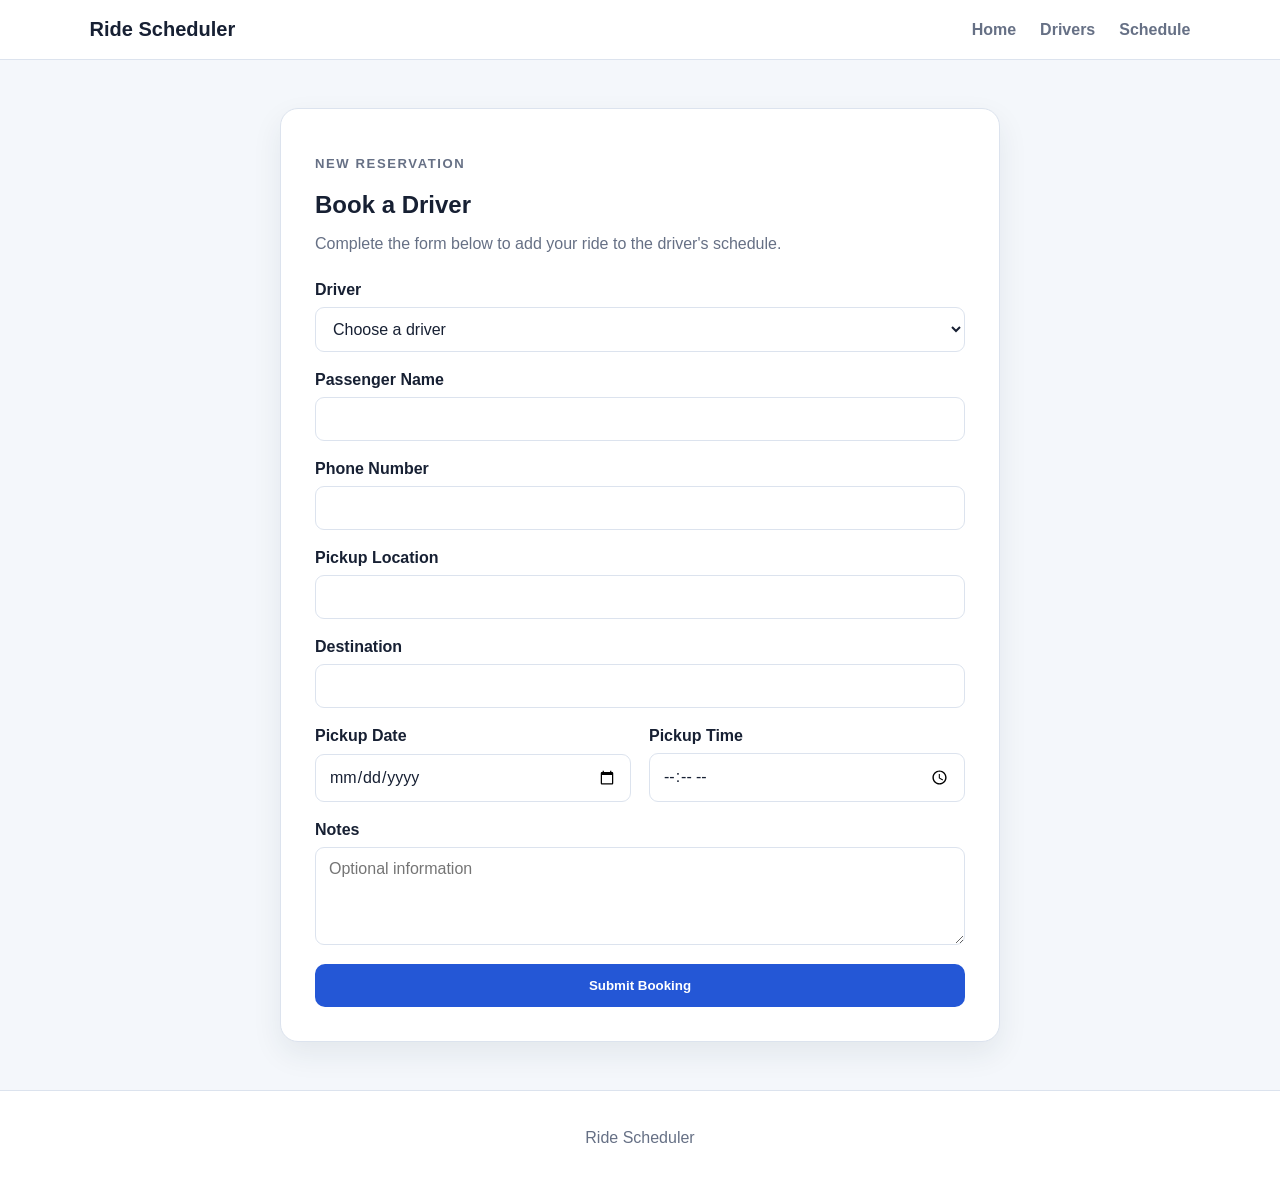
<file: booking.html>
<!DOCTYPE html>
<html lang="en">
<head>
  <meta charset="UTF-8">

  <meta
    name="viewport"
    content="width=device-width, initial-scale=1.0"
  >

  <title>Book a Driver | Ride Scheduler</title>

  <link rel="stylesheet" href="css/style.css">
</head>

<body>

  <header class="site-header">

    <a class="logo" href="index.html">
      Ride Scheduler
    </a>

    <nav>
      <a href="index.html">Home</a>
      <a href="drivers.html">Drivers</a>
      <a href="schedule.html">Schedule</a>
    </nav>

  </header>


  <main class="page-container">

    <section class="form-wrapper">

      <div class="page-heading">

        <p class="eyebrow">
          New Reservation
        </p>

        <h1>Book a Driver</h1>

        <p>
          Complete the form below to add your ride to the
          driver's schedule.
        </p>

      </div>


      <div
        id="message"
        class="message hidden"
      ></div>


      <form id="bookingForm" class="booking-form">

        <div class="form-group">

          <label for="driver">
            Driver
          </label>

          <select id="driver" required>

            <option value="">
              Choose a driver
            </option>

            <option value="Girum">
              Girum
            </option>

            <option value="Samuel">
              Samuel
            </option>

            <option value="Michael">
              Michael
            </option>

          </select>

        </div>


        <div class="form-group">

          <label for="passengerName">
            Passenger Name
          </label>

          <input
            type="text"
            id="passengerName"
            required
          >

        </div>


        <div class="form-group">

          <label for="phone">
            Phone Number
          </label>

          <input
            type="tel"
            id="phone"
            required
          >

        </div>


        <div class="form-group">

          <label for="pickup">
            Pickup Location
          </label>

          <input
            type="text"
            id="pickup"
            required
          >

        </div>


        <div class="form-group">

          <label for="destination">
            Destination
          </label>

          <input
            type="text"
            id="destination"
            required
          >

        </div>


        <div class="form-row">

          <div class="form-group">

            <label for="date">
              Pickup Date
            </label>

            <input
              type="date"
              id="date"
              required
            >

          </div>


          <div class="form-group">

            <label for="time">
              Pickup Time
            </label>

            <input
              type="time"
              id="time"
              required
            >

          </div>

        </div>


        <div class="form-group">

          <label for="notes">
            Notes
          </label>

          <textarea
            id="notes"
            rows="4"
            placeholder="Optional information"
          ></textarea>

        </div>


        <button
          class="button full-width"
          type="submit"
        >
          Submit Booking
        </button>

      </form>

    </section>

  </main>


  <footer>
    <p>Ride Scheduler</p>
  </footer>


  <script src="js/booking.js"></script>

</body>
</html>
</file>
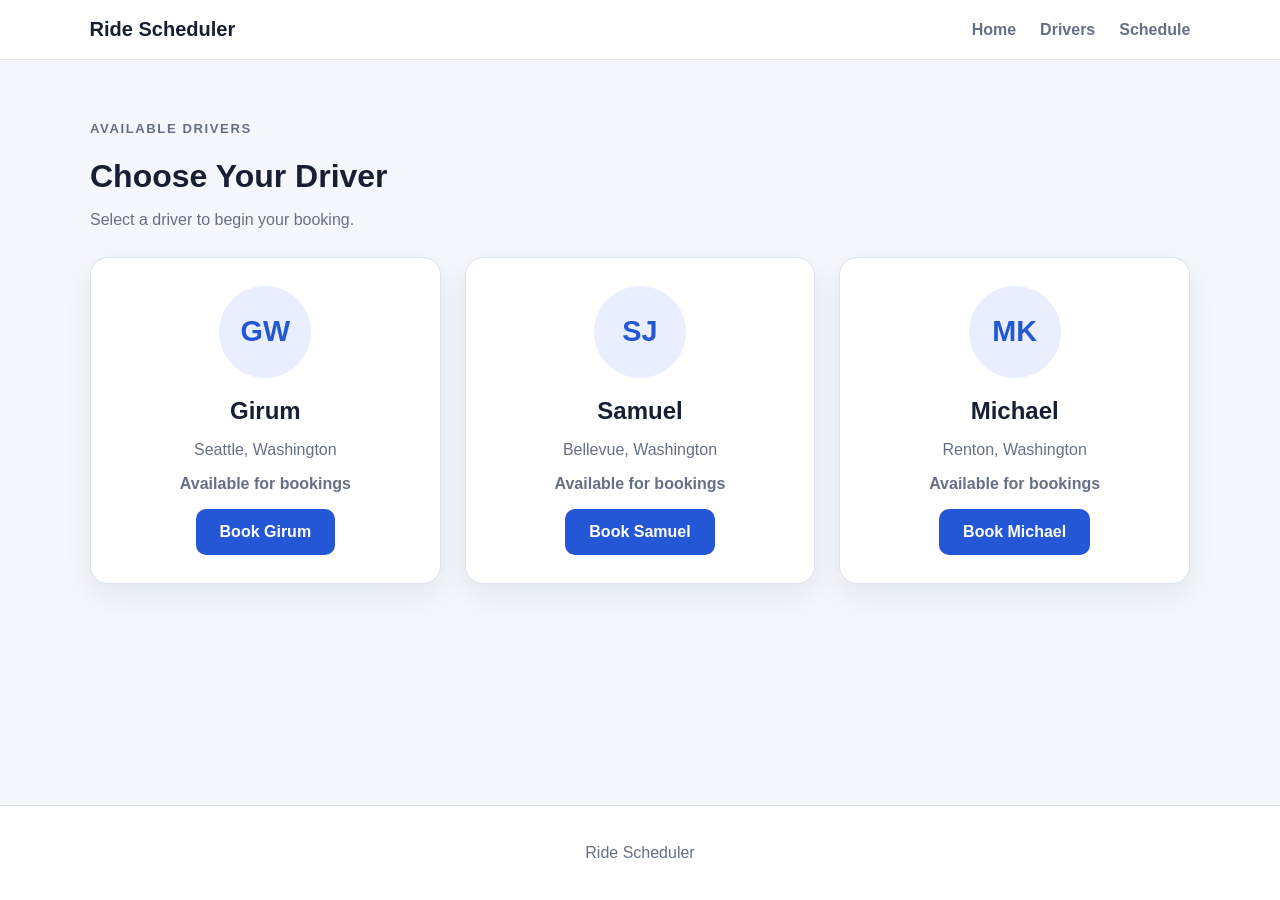
<file: drivers.html>
<!DOCTYPE html>
<html lang="en">
<head>
  <meta charset="UTF-8">
  <meta name="viewport" content="width=device-width, initial-scale=1.0">

  <title>Drivers | Ride Scheduler</title>

  <link rel="stylesheet" href="css/style.css">
</head>

<body>

  <header class="site-header">

    <a class="logo" href="index.html">
      Ride Scheduler
    </a>

    <nav>
      <a href="index.html">Home</a>
      <a href="drivers.html">Drivers</a>
      <a href="schedule.html">Schedule</a>
    </nav>

  </header>


  <main class="page-container">

    <div class="page-heading">

      <p class="eyebrow">
        Available Drivers
      </p>

      <h1>Choose Your Driver</h1>

      <p>
        Select a driver to begin your booking.
      </p>

    </div>


    <section class="driver-grid">

      <article class="driver-card">

        <div class="driver-photo">
          GW
        </div>

        <h2>Girum</h2>

        <p>Seattle, Washington</p>

        <p class="availability">
          Available for bookings
        </p>

        <a class="button" href="booking.html?driver=Girum">
          Book Girum
        </a>

      </article>


      <article class="driver-card">

        <div class="driver-photo">
          SJ
        </div>

        <h2>Samuel</h2>

        <p>Bellevue, Washington</p>

        <p class="availability">
          Available for bookings
        </p>

        <a class="button" href="booking.html?driver=Samuel">
          Book Samuel
        </a>

      </article>


      <article class="driver-card">

        <div class="driver-photo">
          MK
        </div>

        <h2>Michael</h2>

        <p>Renton, Washington</p>

        <p class="availability">
          Available for bookings
        </p>

        <a class="button" href="booking.html?driver=Michael">
          Book Michael
        </a>

      </article>

    </section>

  </main>


  <footer>
    <p>Ride Scheduler</p>
  </footer>

</body>
</html>
</file>
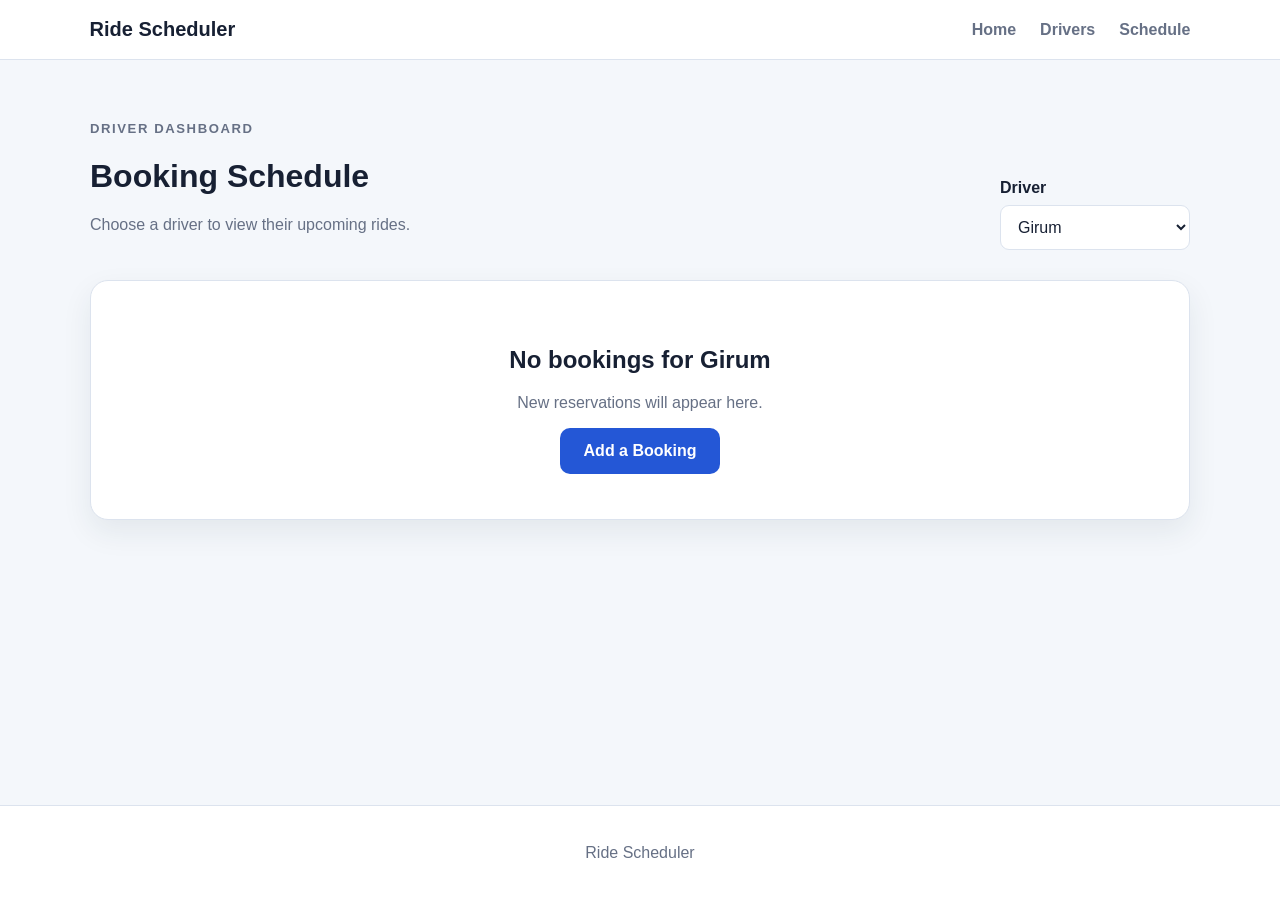
<file: schedule.html>
<!DOCTYPE html>
<html lang="en">
<head>
  <meta charset="UTF-8">

  <meta
    name="viewport"
    content="width=device-width, initial-scale=1.0"
  >

  <title>Driver Schedule | Ride Scheduler</title>

  <link rel="stylesheet" href="css/style.css">
</head>

<body>

  <header class="site-header">

    <a class="logo" href="index.html">
      Ride Scheduler
    </a>

    <nav>
      <a href="index.html">Home</a>
      <a href="drivers.html">Drivers</a>
      <a href="schedule.html">Schedule</a>
    </nav>

  </header>


  <main class="page-container">

    <div class="schedule-heading">

      <div>

        <p class="eyebrow">
          Driver Dashboard
        </p>

        <h1>Booking Schedule</h1>

        <p>
          Choose a driver to view their upcoming rides.
        </p>

      </div>


      <div class="schedule-controls">

        <label for="driverFilter">
          Driver
        </label>

        <select id="driverFilter">

          <option value="Girum">
            Girum
          </option>

          <option value="Samuel">
            Samuel
          </option>

          <option value="Michael">
            Michael
          </option>

        </select>

      </div>

    </div>


    <section
      id="scheduleList"
      class="schedule-list"
    ></section>

  </main>


  <footer>
    <p>Ride Scheduler</p>
  </footer>


  <script src="js/schedule.js"></script>

</body>
</html>
</file>
<file: css/style.css>
* {
  box-sizing: border-box;
}

:root {
  --background: #f4f7fb;
  --surface: #ffffff;
  --text: #172033;
  --muted: #667085;
  --primary: #2457d6;
  --primary-dark: #1943aa;
  --border: #dce3ee;
  --success: #157347;
  --danger: #b42318;
  --shadow: 0 12px 30px rgba(31, 45, 61, 0.08);
}

html {
  scroll-behavior: smooth;
}

body {
  margin: 0;
  min-height: 100vh;

  display: flex;
  flex-direction: column;

  font-family: Arial, Helvetica, sans-serif;

  background: var(--background);
  color: var(--text);
}

a {
  color: inherit;
  text-decoration: none;
}

.site-header {
  position: relative;
  z-index: 10;

  display: flex;
  justify-content: space-between;
  align-items: center;

  padding: 18px 7%;

  background: rgba(255, 255, 255, 0.96);
  border-bottom: 1px solid var(--border);

  backdrop-filter: blur(10px);
}

.logo {
  font-size: 1.25rem;
  font-weight: 800;
}

nav {
  display: flex;
  gap: 24px;
}

nav a {
  color: var(--muted);
  font-weight: 700;
}

nav a:hover {
  color: var(--primary);
}

main {
  flex: 1;
}

.hero {
  width: 100%;
  min-height: 85vh;

  display: grid;
  grid-template-columns: 1.2fr 0.8fr;
  align-items: center;

  gap: 40px;
  padding: 70px 7%;

  background-color: #0b1018;

  background-image:
    linear-gradient(
      90deg,
      rgba(0, 0, 0, 0.82) 0%,
      rgba(0, 0, 0, 0.60) 45%,
      rgba(0, 0, 0, 0.10) 100%
    ),
    url("/Schedule/images/escalade.png");

  background-repeat: no-repeat;
  background-position: right center;
  background-size: contain;
}

.hero-text {
  position: relative;
  z-index: 2;

  max-width: 700px;
}

.hero h1 {
  margin: 0 0 18px;

  color: white;

  font-size: clamp(2.7rem, 6vw, 4.8rem);
  line-height: 1.08;
}

.hero p {
  max-width: 650px;

  color: #f1f5f9;

  font-size: 1.2rem;
  line-height: 1.8;
}

.eyebrow {
  color: var(--primary);

  font-size: 0.82rem;
  font-weight: 800;

  letter-spacing: 0.12em;
  text-transform: uppercase;
}

.hero .eyebrow {
  color: #a9c2ff;
}

.hero-card,
.driver-card,
.form-wrapper,
.booking-card,
.empty-state {
  background: var(--surface);

  border: 1px solid var(--border);
  border-radius: 18px;

  box-shadow: var(--shadow);
}

.hero-card {
  position: relative;
  z-index: 2;

  padding: 30px;

  background: rgba(255, 255, 255, 0.92);
  border: 1px solid rgba(255, 255, 255, 0.5);

  border-radius: 20px;

  box-shadow: 0 15px 40px rgba(0, 0, 0, 0.3);

  backdrop-filter: blur(12px);
}

.hero-card h2 {
  margin-top: 0;
}

.hero-card li {
  margin-bottom: 16px;
  color: var(--muted);
}

.button {
  display: inline-block;

  padding: 14px 24px;

  border: none;
  border-radius: 10px;

  background: var(--primary);
  color: white;

  font-weight: 800;
  cursor: pointer;

  transition:
    background 0.2s ease,
    transform 0.2s ease,
    box-shadow 0.2s ease;
}

.button:hover {
  background: var(--primary-dark);
  transform: translateY(-2px);

  box-shadow: 0 10px 24px rgba(36, 87, 214, 0.25);
}

.full-width {
  width: 100%;
}

.page-container {
  width: min(1100px, 90%);
  margin: 48px auto;
}

.page-heading {
  margin-bottom: 28px;
}

.page-heading h1 {
  margin-bottom: 10px;
}

.page-heading p {
  color: var(--muted);
}
.driver-grid {
  display: grid;
  grid-template-columns: repeat(3, 1fr);

  gap: 24px;
}

.driver-card {
  padding: 28px;
  text-align: center;

  transition:
    transform 0.2s ease,
    box-shadow 0.2s ease;
}

.driver-card:hover {
  transform: translateY(-5px);

  box-shadow: 0 18px 36px rgba(31, 45, 61, 0.12);
}

.driver-photo {
  width: 92px;
  height: 92px;

  margin: 0 auto 18px;

  display: grid;
  place-items: center;

  border-radius: 50%;

  background: #e9efff;
  color: var(--primary);

  font-size: 1.8rem;
  font-weight: 900;
}

.driver-card h2 {
  margin-bottom: 5px;
}

.driver-card p {
  color: var(--muted);
}

.availability {
  color: var(--success);
  font-weight: 700;
}

.form-wrapper {
  max-width: 720px;

  margin: auto;
  padding: 34px;
}

.booking-form {
  display: grid;
  gap: 19px;
}

.form-row {
  display: grid;
  grid-template-columns: 1fr 1fr;

  gap: 18px;
}

.form-group {
  display: grid;
  gap: 8px;
}

label {
  font-weight: 800;
}

input,
select,
textarea {
  width: 100%;

  padding: 12px 13px;

  border: 1px solid var(--border);
  border-radius: 9px;

  background: white;
  color: var(--text);

  font: inherit;
}

textarea {
  resize: vertical;
}

input:focus,
select:focus,
textarea:focus {
  outline: 3px solid rgba(36, 87, 214, 0.15);
  border-color: var(--primary);
}

.message {
  margin-bottom: 18px;
  padding: 14px;

  border-radius: 9px;

  font-weight: 700;
}

.message.success {
  color: var(--success);
  background: #eaf7ef;
}

.message.error {
  color: var(--danger);
  background: #fff0ee;
}

.hidden {
  display: none;
}

.schedule-heading {
  display: flex;
  justify-content: space-between;
  align-items: end;

  gap: 20px;

  margin-bottom: 30px;
}

.schedule-heading p {
  color: var(--muted);
}

.schedule-controls {
  min-width: 190px;
}

.schedule-controls label {
  display: block;
  margin-bottom: 8px;
}

.schedule-list {
  display: grid;
  gap: 18px;
}

.booking-card {
  padding: 22px;

  display: grid;
  grid-template-columns: 130px 1fr auto;

  gap: 24px;
  align-items: center;
}

.booking-time {
  padding-right: 20px;

  border-right: 1px solid var(--border);
}

.booking-time strong {
  display: block;

  margin-bottom: 5px;

  font-size: 1.1rem;
}

.booking-time span {
  color: var(--muted);
}

.booking-details h2 {
  margin: 0 0 10px;

  font-size: 1.15rem;
}

.booking-details p {
  margin: 5px 0;

  color: var(--muted);
}

.delete-button {
  padding: 10px 13px;

  border: 1px solid #f2c6c1;
  border-radius: 9px;

  background: #fff5f4;
  color: var(--danger);

  font-weight: 800;
  cursor: pointer;
}

.delete-button:hover {
  background: #ffe6e2;
}

.empty-state {
  padding: 45px;
  text-align: center;
}

.empty-state p {
  color: var(--muted);
}

footer {
  padding: 22px;

  background: white;
  border-top: 1px solid var(--border);

  text-align: center;
  color: var(--muted);
}
@media (max-width: 1000px) {
  .hero {
    grid-template-columns: 1fr;

    padding-top: 80px;
    padding-bottom: 80px;

    background-image:
      linear-gradient(
        rgba(0, 0, 0, 0.78),
        rgba(0, 0, 0, 0.78)
      ),
      url("../images/escalade.png");

    background-position: center bottom;
    background-size: cover;
  }

  .hero-text {
    max-width: 760px;
  }

  .hero-card {
    max-width: 520px;
  }
}

@media (max-width: 800px) {
  .driver-grid {
    grid-template-columns: 1fr;
  }

  .schedule-heading {
    align-items: stretch;
    flex-direction: column;
  }

  .booking-card {
    grid-template-columns: 1fr;
  }

  .booking-time {
    padding-right: 0;
    padding-bottom: 15px;

    border-right: none;
    border-bottom: 1px solid var(--border);
  }
}

@media (max-width: 560px) {
  .site-header {
    align-items: flex-start;
    flex-direction: column;

    gap: 15px;
  }

  nav {
    gap: 15px;
    flex-wrap: wrap;
  }

  .hero {
    min-height: auto;

    padding: 60px 6%;

    background-position: center;
    background-size: cover;
  }

  .hero h1 {
    font-size: 2.5rem;
  }

  .hero p {
    font-size: 1rem;
    line-height: 1.6;
  }

  .hero-card {
    padding: 24px;
  }

  .form-row {
    grid-template-columns: 1fr;
  }

  .form-wrapper {
    padding: 22px;
  }

  .page-container {
    width: 92%;
    margin: 35px auto;
  }
}
</file>
